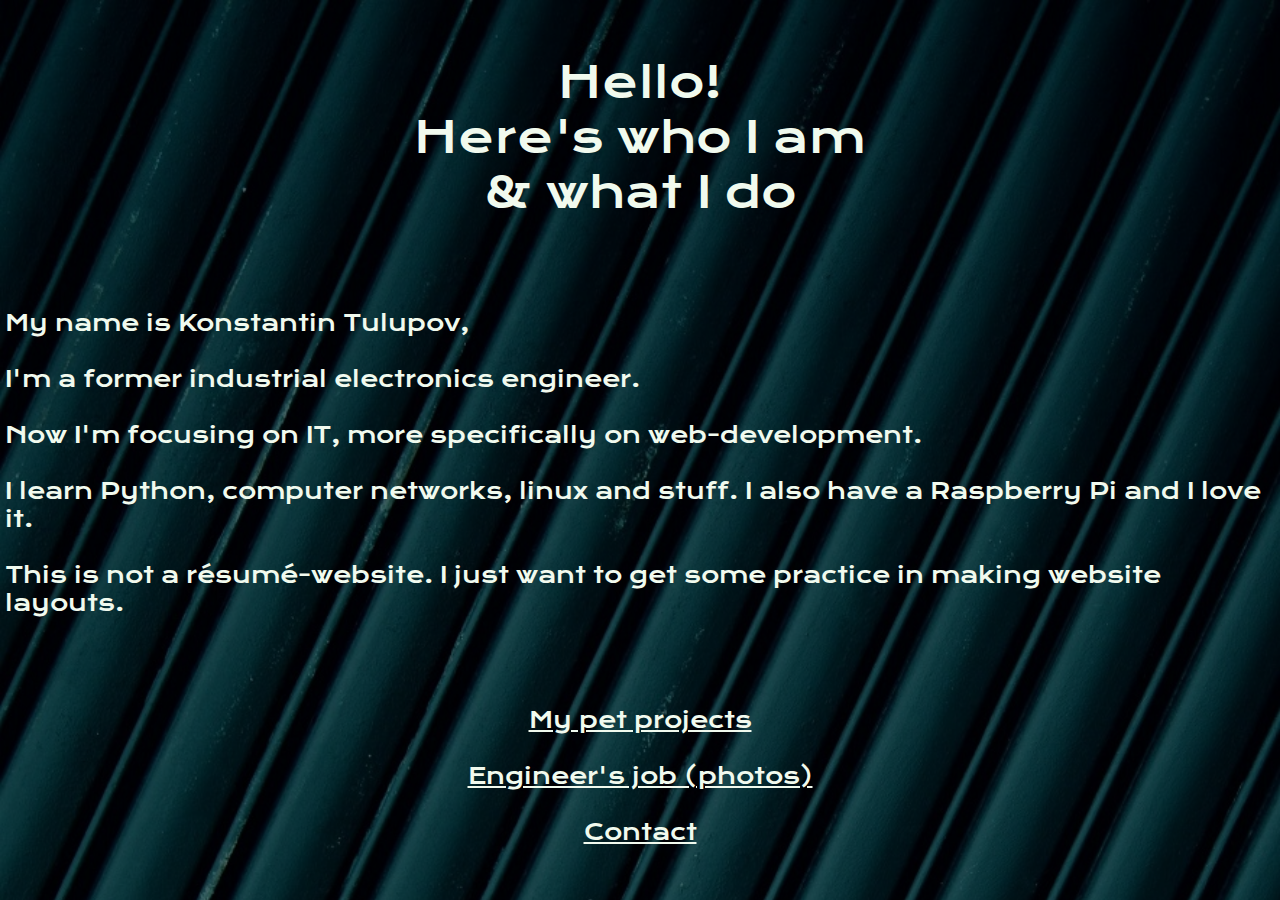
<file: index.html>
<!DOCTYPE html>
<html lang="en">
  <head>
    <meta charset="UTF-8">
    <meta name="viewport" content="width=device-width, initial-scale=1"
    <link rel="stylesheet" href="css/reset.css">
    <link rel="shortcut icon" href="img/ico/chrome.ico">
    <link rel="stylesheet" href="css/style.css">
    <link href="https://fonts.googleapis.com/css2?family=Krona+One&display=swap" rel="stylesheet">
    <title>tconsta - Home</title>
  </head>
  <body>
    <div class="wrapper">
      <div class="hello">
        <sp>Hello!</sp><br>
        <sp>Here's who I am</sp><br>
        <sp>& what I do</sp>
      </div>
      <div class="hello about">
        <sp>My name is Konstantin Tulupov,</sp><br><br>
        <sp>I'm a former industrial electronics engineer.<br><br>
        Now I'm focusing on IT, more specifically on web-development.</sp><br><br>
        <sp>I learn Python, computer networks, linux and stuff. I also have a Raspberry Pi and I love it.</sp><br><br>
        <sp>This is not a résumé-website. I just want to get some practice in making website layouts.</sp>
      </div>
      <div class="hello about nav">
        <a href="src/pet.html"><sp>My pet projects</sp><br><br></a>
        <a href="src/work.html"><sp>Engineer's job (photos)</sp><br><br></a>
        <a href="src/contact.html"><sp>Contact</sp><br></a>
      </div>
    </div>
  </body>
</html>
</file>
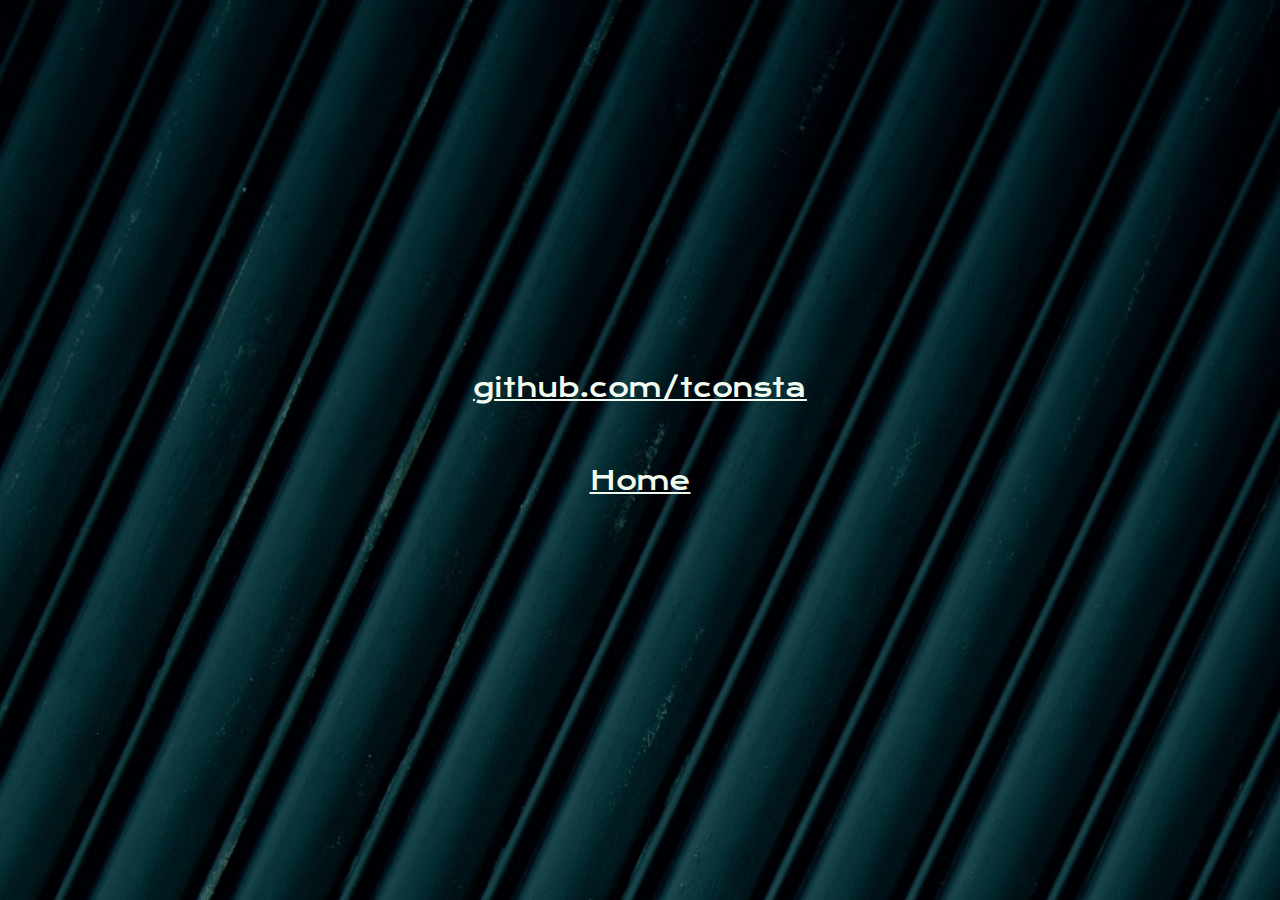
<file: src/contact.html>
<!DOCTYPE html>
<html lang="en">
  <head>
    <meta charset="UTF-8">
    <meta name="viewport" content="width=device-width, initial-scale=1"
    <link rel="stylesheet" href="../css/reset.css">
    <link rel="stylesheet" href="../css/contact.css">
    <link rel="shortcut icon" href="../img/ico/chrome.ico">
    <link href="https://fonts.googleapis.com/css2?family=Krona+One&display=swap" rel="stylesheet">
    <title>tconsta</title>
  </head>

  <body>
    <div class="wrapper">

      <div class="temp">
        <a href="https://github.com/tconsta">github.com/tconsta</a>
      </div>
      <div class="temp">
        <a href="../index.html">Home</a> <br><br>
      </div>

  </body>
</html>
</file>
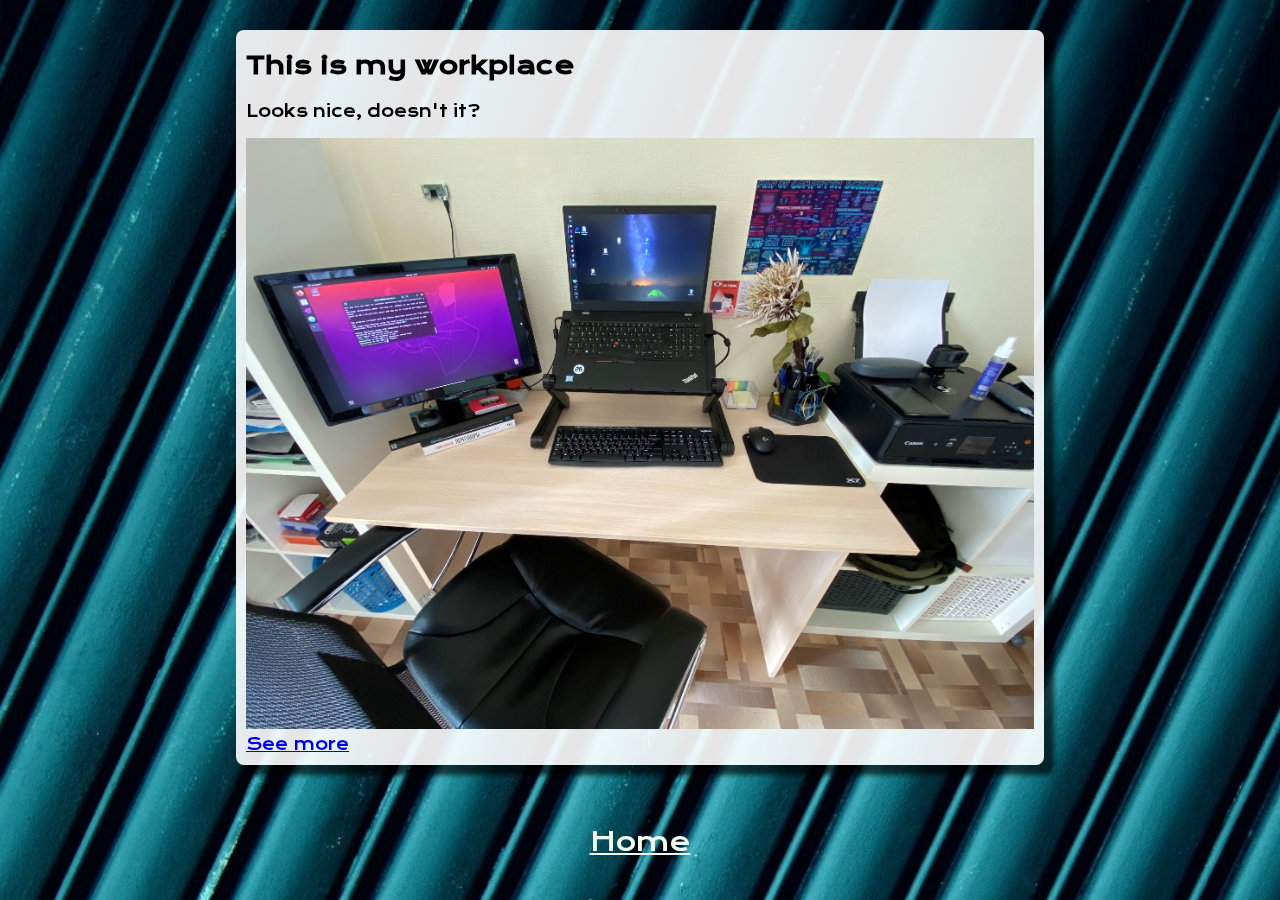
<file: src/pet.html>
<!DOCTYPE html>
<html lang="en">
  <head>
    <meta charset="UTF-8">
    <meta name="viewport" content="width=device-width, initial-scale=1"
    <link rel="stylesheet" href="../css/reset.css">
    <link rel="shortcut icon" href="../img/ico/chrome.ico">
    <link rel="stylesheet" href="../css/work.css">
    <link href="https://fonts.googleapis.com/css2?family=Krona+One&display=swap" rel="stylesheet">
    <title>tconsta - Projects</title>
  </head>
  <body>
    <div class="wrapper">
      <div class="fixed-bg">
        <img class="bg-box" src="../img/bg/stripes-vert.jpg">
      </div>
      <div class="narrow-view">
        <div class="content-wrapper">
          <div class="color-overlay"></div>
          <div class="content">
            <h2>This is my workplace</h2>
            <p>Looks nice, doesn't it?</p>
            <a href="#"><img class="img-box" src="../img/etc/desktop.jpg"></a>
            <br>
            <a href="#">See more</a>
            <br>
          </div>
        </div>

        <div class="home">
          <a href="../index.html">Home</a>
        </div>

    </div>
  </div>


  </body>
</html>
</file>
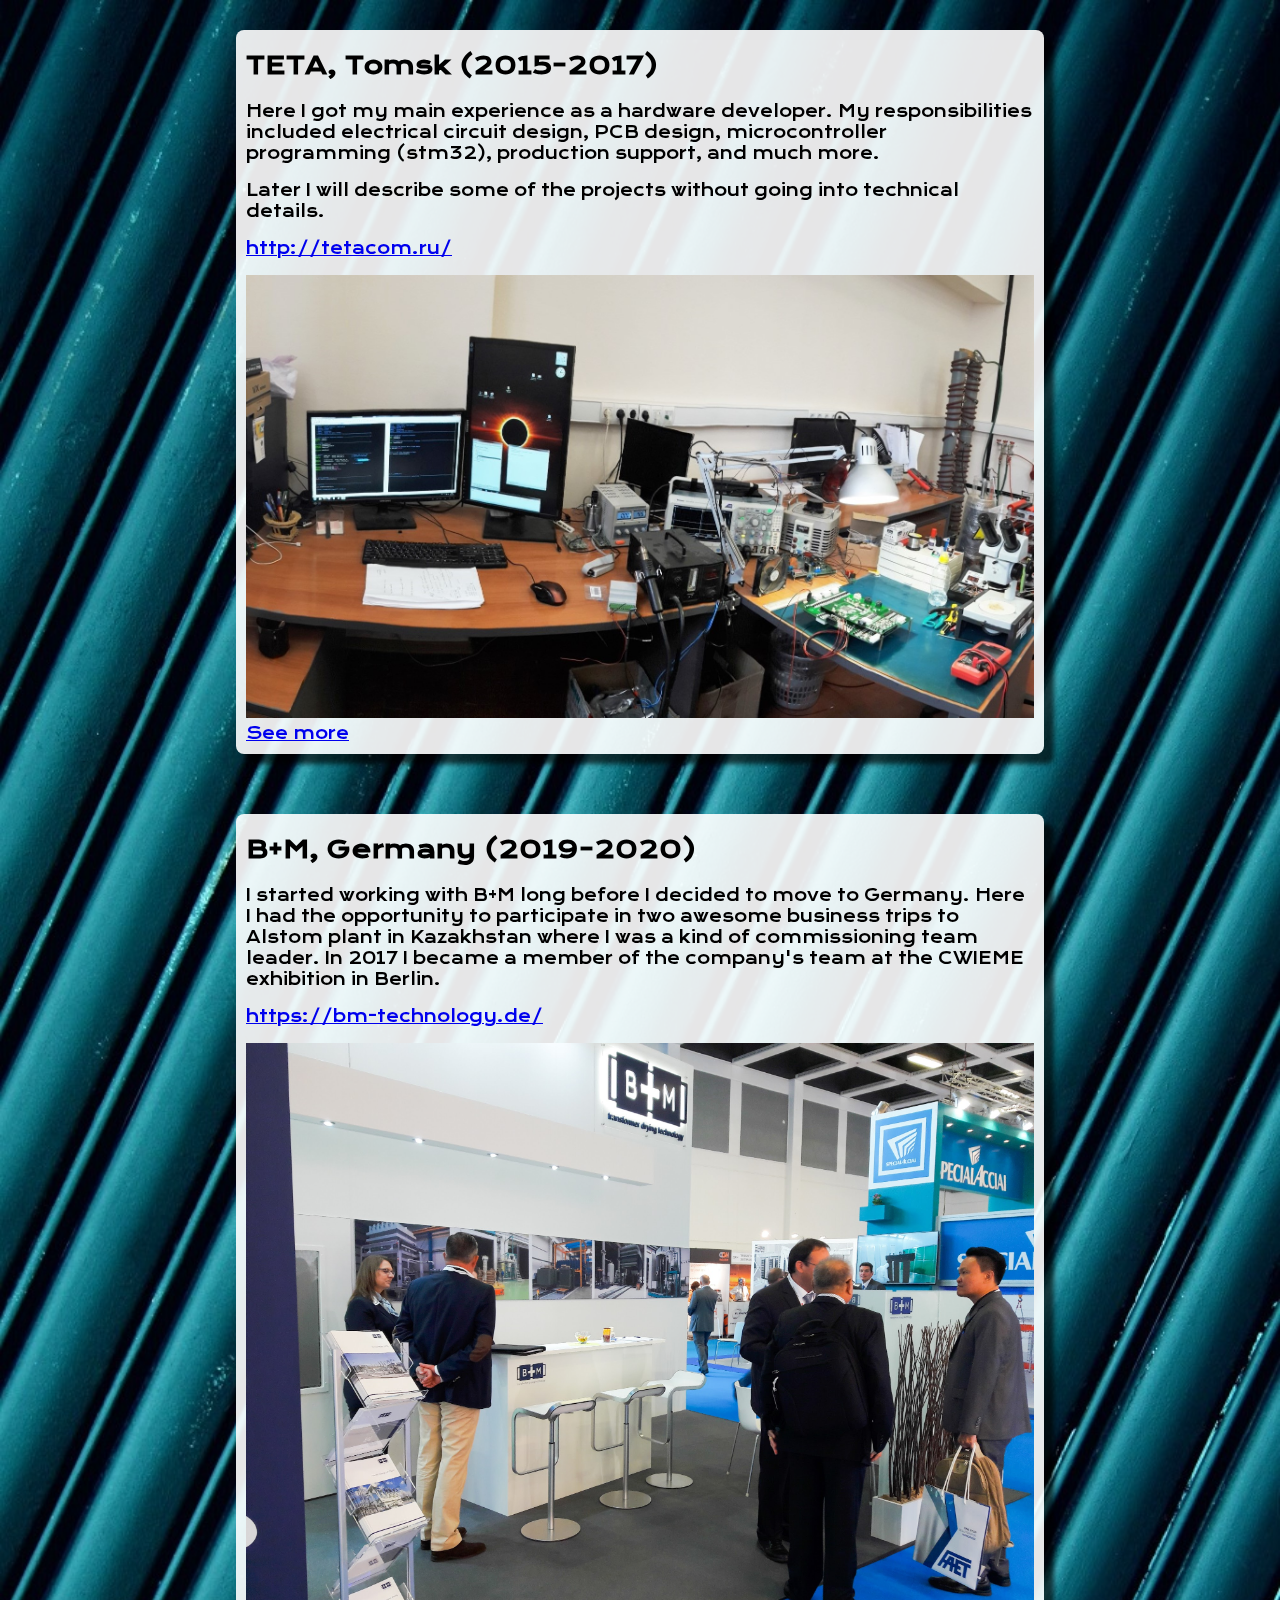
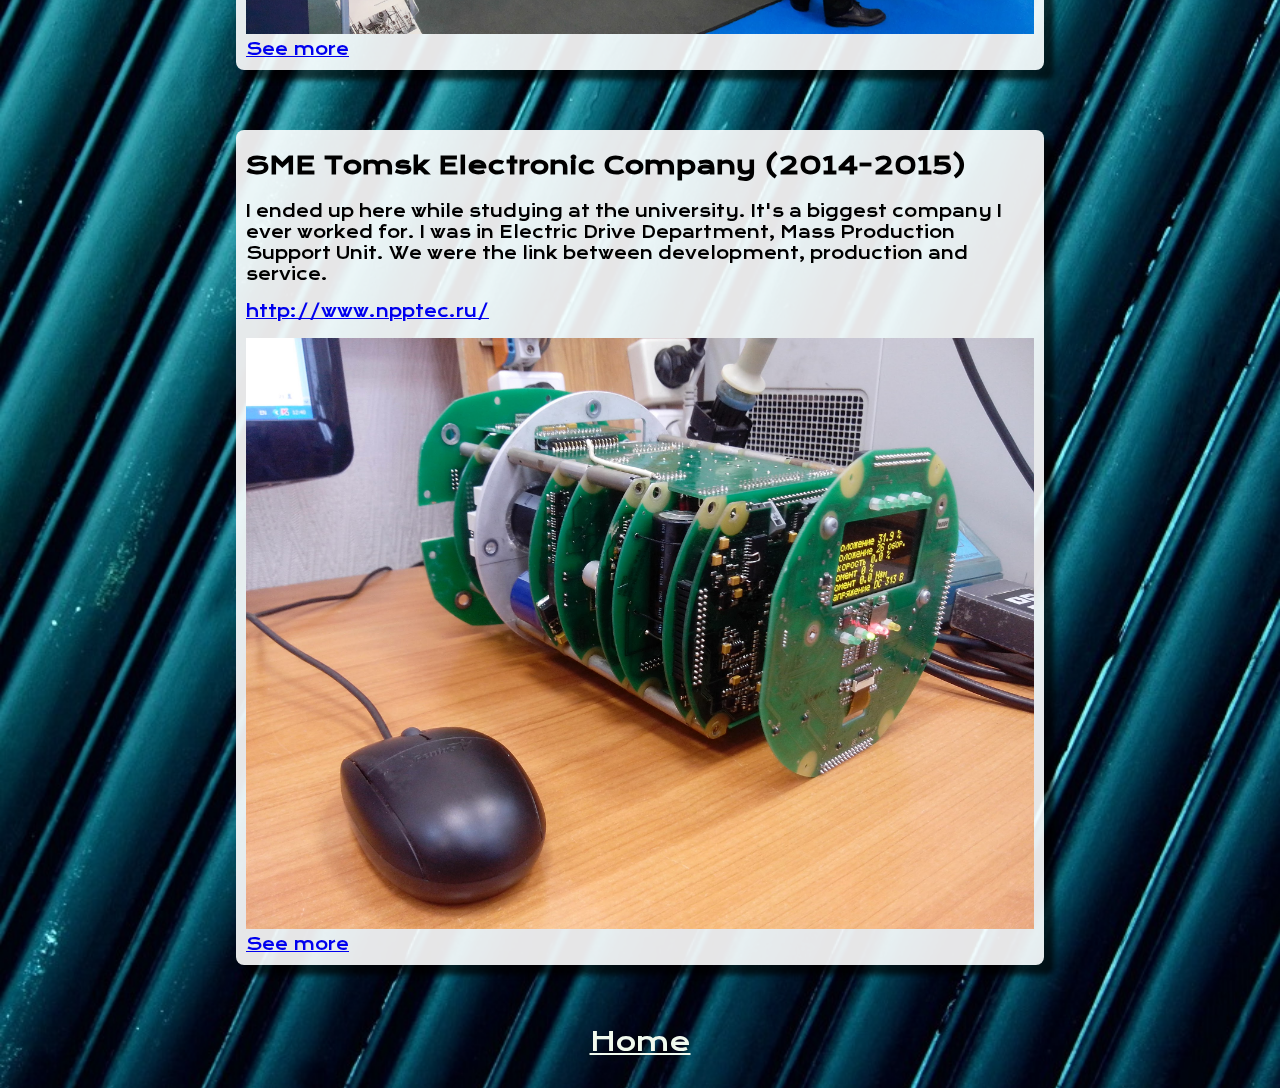
<file: src/work.html>
<!DOCTYPE html>
<html lang="en">
  <head>
    <meta charset="UTF-8">
    <meta name="viewport" content="width=device-width, initial-scale=1"
    <link rel="stylesheet" href="../css/reset.css">
    <link rel="stylesheet" href="../css/work.css">
    <link rel="shortcut icon" href="../img/ico/chrome.ico">
    <link href="https://fonts.googleapis.com/css2?family=Krona+One&display=swap" rel="stylesheet">
    <title>tconsta</title>
  </head>

  <body>
    <div class="wrapper">
      <div class="fixed-bg">
        <img class="bg-box" src="../img/bg/stripes-vert.jpg">
      </div>
      <div class="narrow-view">
        <div class="content-wrapper">
          <div class="color-overlay"></div>
          <div class="content">
            <h2>TETA, Tomsk (2015-2017)</h2>
            <p>Here I got my main experience as a hardware developer. My responsibilities included electrical circuit design, PCB design, microcontroller programming (stm32), production support, and much more.</p>
            <p>Later I will describe some of the projects without going into technical details.</p>
            <p><a href="http://tetacom.ru/" target="_blank">http://tetacom.ru/</a></p>
            <a href="#"><img class="img-box" src="../img/teta/2.jpg"></a>
            <br>
            <a href="#">See more</a>
            <br>
          </div>
        </div>

        <div class="content-wrapper">
          <div class="color-overlay"></div>
          <div class="content">
            <h2>B+M, Germany (2019-2020)</h2>
            <p>I started working with B+M long before I decided to move to Germany. Here I had the opportunity to participate in two awesome business trips to Alstom plant in Kazakhstan where I was a kind of commissioning team leader. In 2017 I became a member of the company's team at the CWIEME exhibition in Berlin.</p>
            <p><a href="https://bm-technology.de/" target="_blank">https://bm-technology.de/</a></p>
            <a href="#"><img class="img-box" src="../img/bm/1.jpg"></a>
            <br>
            <a href="#">See more</a>
            <br>
          </div>
        </div>
        <div class="content-wrapper">
          <div class="color-overlay"></div>
          <div class="content">
            <h2>SME Tomsk Electronic Company (2014-2015)</h2>
            <p>I ended up here while studying at the university. It's a biggest company I ever worked for. I was in Electric Drive Department, Mass Production Support Unit. We were the link between development, production and service.</p>
            <p><a href="http://www.npptec.ru/" target="_blank">http://www.npptec.ru/</a></p>
            <a href="#"><img class="img-box" src="../img/tek/1.jpg"></a>
            <br>
            <a href="#">See more</a>
            <br>
          </div>
        </div>
        <div class="home">
          <a href="../index.html">Home</a>
        </div>

    </div>
  </div>


  </body>
</html>
</file>
<file: css/style.css>
body {
  font-family: 'Krona One', sans-serif;
  background: url(../img/bg/stripes-vert.jpg);
  background-size: 100%;
  margin: 0 auto;
  text-align: center;
  color: #f1faee;
}

a:link { color: #f1faee; }
a:visited { color: #f1faee; }
a:hover { background-color: #021226; }

.wrapper {
  display: flex;
  justify-content: space-around;
  align-items: center;
  flex-direction: column;
  position: relative;
  height: 100vh;
  background-color: rgba(0, 0, 0, 0.6);
}
.hello {
  font-size: 270%;
  margin-top: 20px;
  margin-left: 5px;
  margin-right: 5px;
}
.about {
  font-size: 140%;
  text-align: left;
}
.nav {
  text-align: center;
  margin-bottom: 20px;
}

/*#########################################################*/
/*          Narrow, mobile, low resolution                 */
/*#########################################################*/

/* iPhone 6,7,8,+,X */
@media screen and (max-width: 415px) {
  .hello {
    font-size: 130%;
  }
  .about {
    font-size: 100%;
  }
}
/* iPhone 11 */
@media (width: 828px) and (height: 1792px) {
  .hello {
    font-size: 400%;
  }
  .about {
    font-size: 220%;
  }
}
/* iPhone 11 Pro */
@media (width: 1125px) and (height: 2436px) {
  .hello {
    font-size: 600%;
  }
  .about {
    font-size: 300%;
  }
}
</file>
<file: css/contact.css>
body {
  font-family: 'Krona One', sans-serif;
  background: url(../img/bg/stripes-vert.jpg);
  background-size: 100%;
  margin: 0 auto;
  text-align: center;
  color: #f1faee;
}
a:link { color: #f1faee; }
a:visited { color: #f1faee; }
a:hover { background-color: #021226; }

.wrapper {
  display: flex;
  justify-content:center;
  align-items: center;
  flex-direction: column;
  position: relative;
  height: 100vh;
  background-color: rgba(0, 0, 0, 0.6);
}
.temp {
  margin: 30px;
  font-size: 160%;
}
</file>
<file: css/work.css>
body {
  font-family: 'Krona One', sans-serif;
  /*background: url(../img/bg/stripes-vert.jpg);*/
  background-size: 100%;
  text-align: center;
  margin: 0 auto;
}
/*#########################################################*/
.wrapper {
  position: relative;
  overflow: hidden;
  text-align: center;
}
.narrow-view {
  position: relative;
  display: inline-flex;
  flex-direction: column;
  max-width: 828px;
}
.content-wrapper {
  position: relative;
  margin: 30px 10px 30px 10px;
}
.content {
  position: relative;
  z-index: 3;
  margin: 10px;
  text-align: left;
}
.home {
  position: relative;
  display: inline-block;
  margin: 30px 10px 30px 10px;
  font-size: 160%;
}
.home a:link { color: #f1faee; }
.home a:visited { color: #f1faee; }
.home a:hover { background-color: #021226; }

/*#########################################################*/
.img-box {
  max-width: 100%;
  text-align: center;
}
.fixed-bg {
  position: fixed;
  display: block;
  width: 100%
  z-index: 1;
}
.bg-box {
  display: block;
  width: 100vw;
}
.color-overlay {
  position: absolute;
  width: 100%;
  height: 100%;
  z-index: 2;
  background-color: #FFFFFF;
  opacity: 0.9;

  border-radius: 8px 8px 8px 8px;
  -moz-border-radius: 8px 8px 8px 8px;
  -webkit-border-radius: 8px 8px 8px 8px;
  border: 0px solid #000000;
  -webkit-box-shadow: 10px 10px 5px 0px rgba(0,0,0,0.75);
  -moz-box-shadow: 10px 10px 5px 0px rgba(0,0,0,0.75);
  box-shadow: 10px 10px 5px 0px rgba(0,0,0,0.75);
}

/*#########################################################*/
/*          Narrow, mobile, low resolution                 */
/*#########################################################*/

/* iPhone 6,7,8,+,X */
@media screen and (max-width: 415px) {
  .hello {
    font-size: 130%;
  }
  .about {
    font-size: 100%;
  }
}
/* iPhone 11 */
@media (width: 828px) and (height: 1792px) {
  .hello {
    font-size: 400%;
  }
  .about {
    font-size: 220%;
  }
}
/* iPhone 11 Pro */
@media (width: 1125px) and (height: 2436px) {
  .hello {
    font-size: 600%;
  }
  .about {
    font-size: 300%;
  }
}
</file>
